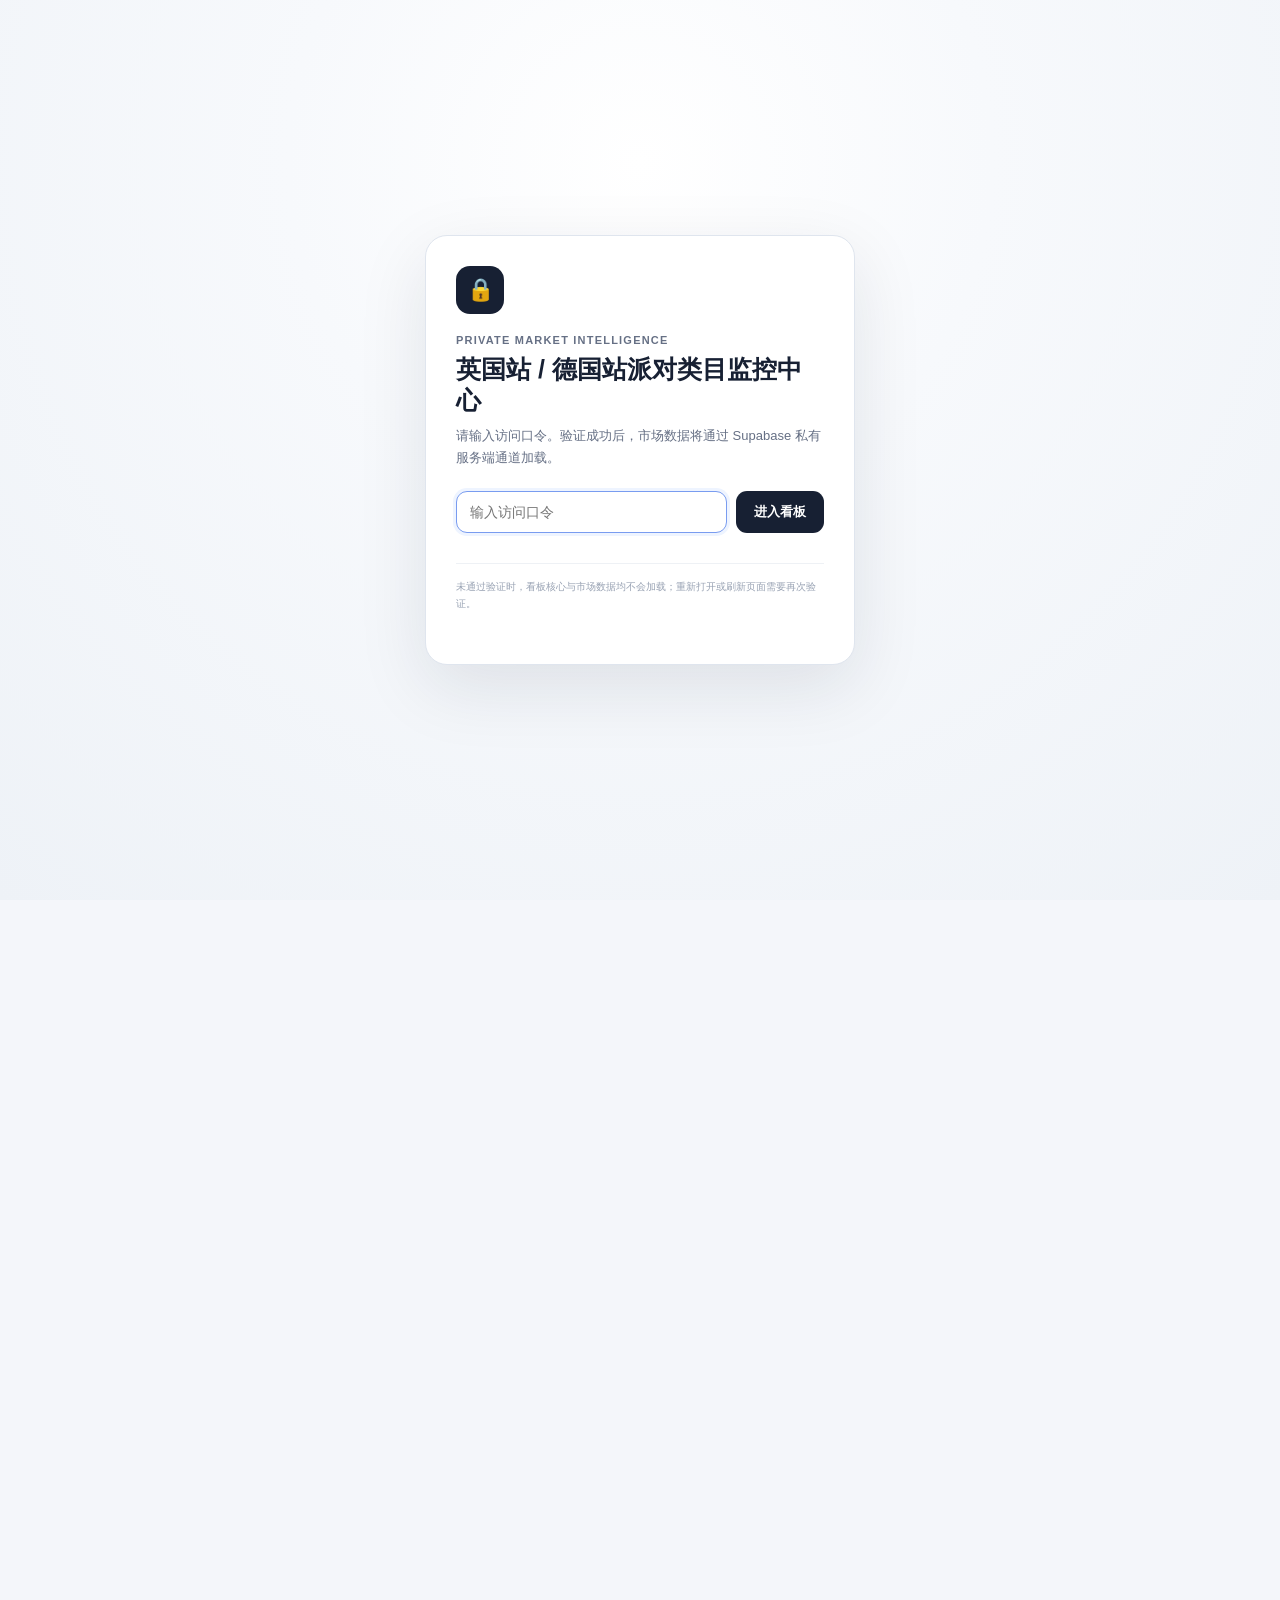
<file: index.html>
<!doctype html>
<html lang="zh-CN">
<head>
<meta charset="utf-8">
<meta name="viewport" content="width=device-width,initial-scale=1">
<meta http-equiv="Cache-Control" content="no-cache, no-store, must-revalidate">
<meta http-equiv="Pragma" content="no-cache">
<meta http-equiv="Expires" content="0">
<title>Amazon UK/DE 派对类目机会监控中心</title>
<link rel="stylesheet" href="style.css?v=20260916-market-top100-v3">
<link rel="stylesheet" href="structure-select.css?v=20260826-history3">
<style id="privateBootStyle">body.private-locked{overflow:hidden;background:#f4f6fa}body.private-locked .app-shell{visibility:hidden}</style>
</head>
<body class="private-locked">
<div class="app-shell">
  <header class="topbar">
    <div>
      <div id="marketEyebrow" class="eyebrow">Amazon UK · Party Category Intelligence</div>
      <h1 id="marketTitle">英国站派对类目机会监控中心</h1>
      <div class="subtitle">Party Balloons × Party Packs · Supabase 动态后台 · 每日更新2次</div>
    </div>
    <div class="market-state">
      <div class="market-switch" aria-label="站点切换"><button class="active" data-market="UK">英国站</button><button data-market="DE">德国站</button></div>
      <span id="globalStatus" class="status-pill">正在连接…</span>
      <div id="syncStatus" class="sync-mini">等待双类目数据</div>
    </div>
  </header>

  <nav class="category-tabs" aria-label="类目切换">
    <button class="active" data-category="compare">双类目总览</button>
    <button data-category="party_balloons">Party Balloons</button>
    <button data-category="party_packs">Party Packs <span id="packsDot" class="tiny-dot pending"></span></button>
  </nav>

  <main>
    <section id="comparePanel" class="category-panel active">
      <div class="dual-summary">
        <div class="summary-mark">✦</div>
        <div class="summary-main">
          <div id="marketSummaryKicker" class="summary-kicker">英国派对市场智能摘要</div>
          <div id="dualSummaryText" class="summary-text">正在读取 Party Balloons；Party Packs 暂未采集时会以占位状态展示。</div>
        </div>
        <div class="summary-times"><div><span>Party Balloons</span><b id="balloonsTime">—</b></div><div><span>Party Packs</span><b id="packsTime">待采集</b></div></div>
      </div>

      <section class="section-block">
        <div class="section-head"><div><h2>双类目核心盘面</h2><p>两个类目采用完全相同的指标口径，便于同步横向观察。</p></div><div id="compareHint" class="section-side">Party Packs 待首次采集</div></div>
        <div class="category-compare-grid">
          <article class="category-board balloons-board">
            <div class="category-board-head"><div><span class="category-label">PARTY BALLOONS</span><h3>气球类目</h3></div><span id="balloonsState" class="board-state live">实时</span></div>
            <div class="board-metrics">
              <div><span>排名≤100</span><b id="bTop">—</b><small id="bTopDelta">—</small></div>
              <div><span>#200–400</span><b id="bMid">—</b><small id="bMidDelta">—</small></div>
              <div><span>有效 ASIN</span><b id="bTotal">—</b><small>完整批次</small></div>
              <div><span>价格中位数</span><b id="bPrice">—</b><small>当前样本</small></div>
              <div><span>Top100换手</span><b id="bChurn">—</b><small>新进 / 退出</small></div>
              <div><span>P0机会</span><b id="bP0">—</b><small>突破 / 极速前移</small></div>
              <div><span>≤180天新品</span><b id="bYoung">—</b><small>Top100新品占比</small></div>
              <div><span>机会指数</span><b id="bIndex">—</b><small>规则评分 /100</small></div>
            </div>
          </article>

          <article class="category-board packs-board pending-board" id="packsBoard">
            <div class="category-board-head"><div><span class="category-label">PARTY PACKS</span><h3>派对套装类目</h3></div><span id="packsState" class="board-state pending">待采集</span></div>
            <div class="board-metrics">
              <div><span>排名≤100</span><b id="pTop">—</b><small id="pTopDelta">等待数据</small></div>
              <div><span>#200–400</span><b id="pMid">—</b><small id="pMidDelta">等待数据</small></div>
              <div><span>有效 ASIN</span><b id="pTotal">—</b><small>等待完整批次</small></div>
              <div><span>价格中位数</span><b id="pPrice">—</b><small>等待样本</small></div>
              <div><span>Top100换手</span><b id="pChurn">—</b><small>等待两轮数据</small></div>
              <div><span>P0机会</span><b id="pP0">—</b><small>等待异动</small></div>
              <div><span>≤180天新品</span><b id="pYoung">—</b><small>等待新品数据</small></div>
              <div><span>机会指数</span><b id="pIndex">—</b><small>待首次采集</small></div>
            </div>
            <div id="packsPlaceholder" class="pending-overlay"><strong>Party Packs 数据待采集</strong><span>页面结构已经准备好；首次写入 category_key=party_packs 后自动填充。</span></div>
          </article>
        </div>
      </section>

      <section class="section-block">
        <div class="section-head"><div><h2>今日类目机会指数</h2><p>从新品进入、排名突破、#200–400活跃度、换手、价格与结构变化综合形成规则指数。</p></div></div>
        <div class="index-compare">
          <div class="index-row"><div class="index-name"><b>Party Balloons</b><span id="bIndexText">—</span></div><div class="index-track"><span id="bIndexBar"></span></div></div>
          <div class="index-row"><div class="index-name"><b>Party Packs</b><span id="pIndexText">待采集</span></div><div class="index-track pending-track"><span id="pIndexBar"></span></div></div>
        </div>
      </section>

      <section class="section-block">
        <div class="section-head"><div><h2>双类目机会雷达</h2><p>同口径比较：快速突破、新品潜力、价格机会、结构变化与场景活跃度。</p></div></div>
        <div class="dual-radar">
          <div class="radar-head"><span>维度</span><b>Party Balloons</b><b>Party Packs</b></div>
          <div class="radar-row"><span>🚀 快速突破</span><div id="bRadarBreak">—</div><div id="pRadarBreak" class="pending-text">待采集</div></div>
          <div class="radar-row"><span>🌱 新品潜力</span><div id="bRadarNew">—</div><div id="pRadarNew" class="pending-text">待采集</div></div>
          <div class="radar-row"><span>💰 价格机会</span><div id="bRadarPrice">—</div><div id="pRadarPrice" class="pending-text">待采集</div></div>
          <div class="radar-row"><span>🧩 结构机会</span><div id="bRadarStruct">—</div><div id="pRadarStruct" class="pending-text">待采集</div></div>
          <div class="radar-row"><span>🎯 场景活跃</span><div id="bRadarScene">—</div><div id="pRadarScene" class="pending-text">待采集</div></div>
        </div>
      </section>

      <section class="section-block">
        <div class="section-head"><div><h2>跨类目场景趋势</h2><p>只比较两个类目都能识别的场景标签；没有 Party Packs 数据前不做伪比较。</p></div><div id="sceneNote" class="section-side">等待 Party Packs</div></div>
        <div id="sceneCompare" class="scene-grid">
          <div class="scene-placeholder"><b>Birthday</b><span>Party Balloons：读取中</span><span>Party Packs：待采集</span></div>
          <div class="scene-placeholder"><b>Baby Shower</b><span>Party Balloons：读取中</span><span>Party Packs：待采集</span></div>
          <div class="scene-placeholder"><b>Wedding</b><span>Party Balloons：读取中</span><span>Party Packs：待采集</span></div>
          <div class="scene-placeholder"><b>Hen Party</b><span>Party Balloons：读取中</span><span>Party Packs：待采集</span></div>
        </div>
      </section>

      <section class="section-block">
        <div class="section-head"><div><h2 id="marketTopTitle">英国 Party Market 每日Top 100</h2><p>两个类目合并竞争开发注意力；每个商品可记录是否开发。</p></div><div id="marketTopNote" class="section-side">—</div></div>
        <div class="table-wrap"><table class="product-table market-table"><thead><tr><th>序号</th><th>类目</th><th class="development-col">是否开发</th><th class="developer-col">开发负责人</th><th>商品</th><th>当前排名</th><th>本轮变化</th><th>上架天数</th><th>父体销量</th></tr></thead><tbody id="marketTopRows"><tr><td colspan="9" class="empty">正在读取…</td></tr></tbody></table></div>
      </section>

      <div class="quality-grid section-block">
        <article class="analysis-card"><div class="card-head"><div><h2>Party Balloons 数据质量</h2><p id="bQualityTime">—</p></div></div><div id="bQuality" class="mini-metrics quality-mini"></div></article>
        <article class="analysis-card pending-quality"><div class="card-head"><div><h2>Party Packs 数据质量</h2><p id="pQualityTime">待首次采集</p></div></div><div id="pQuality" class="pending-quality-box">暂无数据。首次采集后这里将显示销量、主图、评论、BSR覆盖率和同步状态。</div></article>
      </div>
    </section>

    <section id="detailPanel" class="category-panel">
      <div class="detail-head">
        <div><div id="detailEyebrow" class="eyebrow">Amazon UK · Party Balloons</div><h2 id="detailTitle">Party Balloons 类目监控</h2><p id="detailSubtitle">独立查看该类目的总览、异动、结构与#200–400潜力。</p></div>
        <span id="detailStatus" class="status-pill">—</span>
      </div>
      <nav class="detail-tabs">
        <button class="active" data-detail="detailOverview">类目总览</button>
        <button data-detail="detailChanges">异动 ASIN</button>
        <button data-detail="detailStructure">结构变化</button>
        <button data-detail="detailMid">#200–400 潜力</button>
        <button data-detail="detailHighPrice">高价产品监控</button>
      </nav>

      <section id="detailOverview" class="detail-panel active">
        <div id="detailSummary" class="smart-summary compact-summary"><div class="summary-icon">✦</div><div><div class="summary-kicker">类目智能摘要</div><div id="detailSummaryText" class="summary-text">—</div></div><div id="detailTime" class="summary-time">—</div></div>
        <div id="detailKpis" class="kpi-grid"></div>
        <section class="section-block"><div class="section-head"><div><h2>今日机会雷达</h2><p>排名动能、新品效率、价格空间与结构变化。</p></div></div><div id="detailRadar" class="radar-grid"></div></section>
        <section class="section-block"><div class="section-head"><div><h2>单类目开发观察 Top 50</h2><p>开发决策统一在“双类目总览”操作；此处只读显示共享状态。</p></div><div id="detailTopNote" class="section-side">—</div></div><div class="table-wrap"><table class="product-table"><thead><tr><th class="development-col">开发状态</th><th>商品</th><th>机会类型</th><th>当前排名</th><th>本轮变化</th><th>近三轮排名</th><th>上架天数</th><th>父体销量</th></tr></thead><tbody id="detailTopRows"></tbody></table></div></section>
      </section>

      <section id="detailChanges" class="detail-panel">
        <div class="page-head"><div><h2>异动 ASIN 优先队列</h2><p>突破和大幅前移自动置顶。</p></div><div id="detailChangeCount" class="page-count">—</div></div>
        <div id="detailPriority" class="priority-grid"></div>
        <div class="table-wrap"><table class="product-table"><thead><tr><th>商品</th><th>优先级</th><th>当前排名</th><th>上次排名</th><th>变化</th><th>价格</th><th>销量</th><th>评分/评论</th><th>标签</th></tr></thead><tbody id="detailChangeRows"></tbody></table></div>
      </section>

      <section id="detailStructure" class="detail-panel">
        <div class="page-head"><div><h2>产品结构趋势</h2><p>选择一个结构维度，单独查看该维度的增长、下降、主流和新出现变化。</p></div></div>
        <div id="detailStructDimSwitch" class="structure-dim-switch">
          <button class="active" data-dim="product_type">产品类型</button>
          <button data-dim="colour_style">颜色风格</button>
          <button data-dim="pack_size">数量规格</button>
          <button data-dim="size_text">尺寸</button>
          <button data-dim="occasion">场景</button>
          <button data-dim="material">材质</button>
        </div>
        <div id="detailStructHint" class="structure-dim-hint">当前查看：产品类型</div>
        <div id="detailStructCards" class="structure-radar-grid"></div>
        <div class="table-wrap"><table class="product-table structure-table"><thead><tr><th>标签</th><th>数量</th><th>当前占比</th><th>上一轮</th><th>变化</th><th>状态</th></tr></thead><tbody id="detailStructRows"></tbody></table></div>
      </section>

      <section id="detailMid" class="detail-panel">
        <div class="page-head"><div><h2>#200–400 潜力观察池</h2><p>快速前移商品自动置顶。</p></div><div id="detailMidCount" class="page-count">—</div></div>
        <div id="detailMidPriority" class="priority-grid"></div>
        <div class="table-wrap"><table class="product-table"><thead><tr><th>商品</th><th>优先级</th><th>当前排名</th><th>上次排名</th><th>前移</th><th>价格</th><th>销量</th><th>上架天数</th><th>突破评分</th><th>判断</th></tr></thead><tbody id="detailMidRows"></tbody></table></div>
      </section>

      <section id="detailHighPrice" class="detail-panel">
        <div class="page-head"><div><h2>高价产品监控</h2><p>寻找高价位中已有销量验证的产品、新品进入和排名异动。</p></div><div id="detailHighPriceCount" class="page-count">—</div></div>
        <div id="highPriceRule" class="high-price-note"><strong>监控口径：</strong>采集端先在 Amazon UK 前端应用最低价 £17.99 并逐页采集，再保留父体近30天月销量≥100的产品；新品定义为上架≤90天。高价采集完成后，本页自动读取专用批次。</div>
        <div id="detailHighPriceKpis" class="kpi-grid"></div>
        <div class="table-wrap"><table class="product-table"><thead><tr><th>商品</th><th>价格</th><th>父体月销量</th><th>新品状态</th><th>当前排名</th><th>上一期排名</th><th>排名变化</th><th>上架天数</th><th>监控判断</th></tr></thead><tbody id="detailHighPriceRows"></tbody></table></div>
      </section>
    </section>
  </main>

  <footer>比较原则：两个类目必须采用同口径、近似时间窗口的数据才进行横向判断。Party Packs 未采集时所有相关位置明确显示“待采集”，不使用示例数据冒充真实市场数据。</footer>
</div>
<script src="app.js?v=20260916-market-top100-v3"></script>
<script src="structure-select.js?v=20260914-de-market1"></script>
</body>
</html>
</file>
<file: style.css>
:root{--bg:#f4f6fa;--card:#fff;--ink:#152033;--muted:#667085;--line:#dfe5ee;--soft:#f8fafc;--nav:#172033;--green:#067647;--greenbg:#ecfdf3;--red:#c43228;--redbg:#fff2f1;--orange:#c75a06;--orangebg:#fff7ed;--blue:#245dd8;--bluebg:#eef4ff;--purple:#7a4ee8;--purplebg:#f4f0ff;--gray:#6b7280;--shadow:0 1px 3px rgba(16,24,40,.04)}
*{box-sizing:border-box}html{background:var(--bg)}body{margin:0;background:var(--bg);font-family:Inter,ui-sans-serif,-apple-system,BlinkMacSystemFont,"Segoe UI","PingFang SC","Microsoft YaHei",Arial,sans-serif;color:var(--ink);font-size:14px}.app-shell{max-width:1540px;margin:0 auto;padding:28px 30px 40px}.topbar{display:flex;justify-content:space-between;gap:20px;align-items:flex-start}.eyebrow{font-size:12px;color:#667085;margin-bottom:7px}.topbar h1{font-size:30px;line-height:1.1;margin:0 0 8px;letter-spacing:-.6px}.subtitle{font-size:13px;color:var(--muted)}.market-state{display:flex;align-items:flex-end;flex-direction:column;gap:8px}.status-pill{border:1px solid #abefc6;background:var(--greenbg);color:var(--green);border-radius:999px;padding:7px 11px;font-size:12px;white-space:nowrap}.status-pill.warn{background:var(--orangebg);border-color:#fed7aa;color:var(--orange)}.sync-mini{font-size:11px;color:var(--muted)}
.category-tabs,.detail-tabs{display:flex;gap:8px;flex-wrap:wrap;margin:24px 0 18px}.category-tabs button,.detail-tabs button{border:1px solid #d7deea;background:#fff;color:#344054;border-radius:10px;padding:10px 15px;min-height:42px;font-weight:700;cursor:pointer}.category-tabs button.active,.detail-tabs button.active{background:var(--nav);color:#fff;border-color:var(--nav)}.tiny-dot{display:inline-block;width:7px;height:7px;border-radius:50%;margin-left:5px;vertical-align:1px}.tiny-dot.pending{background:#cbd5e1}.tiny-dot.live{background:#12b76a}.category-panel,.detail-panel{display:none}.category-panel.active,.detail-panel.active{display:block}
.dual-summary,.smart-summary{display:grid;grid-template-columns:auto 1fr auto;gap:14px;align-items:center;background:#fff;border:1px solid var(--line);border-radius:16px;padding:16px 18px;box-shadow:var(--shadow)}.summary-mark,.summary-icon{width:38px;height:38px;border-radius:11px;display:grid;place-items:center;background:var(--bluebg);color:var(--blue);font-size:18px;font-weight:800}.summary-kicker{font-size:12px;color:var(--muted);margin-bottom:5px}.summary-text{font-size:14px;line-height:1.6;font-weight:650}.summary-times{display:flex;gap:10px}.summary-times>div{background:var(--soft);border-radius:10px;padding:9px 10px;min-width:150px}.summary-times span{display:block;color:var(--muted);font-size:10px;margin-bottom:3px}.summary-times b{font-size:12px}.summary-time{font-size:12px;color:var(--muted);text-align:right}.compact-summary{margin-top:2px}
.section-block{margin-top:18px}.section-head,.page-head,.card-head{display:flex;justify-content:space-between;gap:14px;align-items:flex-end;flex-wrap:wrap;margin-bottom:10px}.section-head h2,.page-head h2,.card-head h2{margin:0;font-size:17px}.section-head p,.page-head p,.card-head p{margin:5px 0 0;color:var(--muted);font-size:12px}.section-side,.page-count{font-size:12px;color:var(--muted)}
.category-compare-grid{display:grid;grid-template-columns:1fr 1fr;gap:14px}.category-board{position:relative;background:#fff;border:1px solid var(--line);border-radius:16px;padding:18px;box-shadow:var(--shadow);overflow:hidden}.category-board:before{content:"";position:absolute;left:0;right:0;top:0;height:4px}.balloons-board:before{background:var(--blue)}.packs-board:before{background:var(--purple)}.category-board-head{display:flex;justify-content:space-between;gap:12px;align-items:flex-start;margin-bottom:14px}.category-label{font-size:10px;color:var(--muted);letter-spacing:.08em}.category-board h3{margin:3px 0 0;font-size:19px}.board-state{border-radius:999px;padding:5px 8px;font-size:10px;font-weight:700}.board-state.live{background:var(--greenbg);color:var(--green)}.board-state.pending{background:#f2f4f7;color:#667085}.board-metrics{display:grid;grid-template-columns:repeat(4,1fr);gap:8px}.board-metrics>div{background:var(--soft);border:1px solid #edf0f4;border-radius:11px;padding:11px}.board-metrics span{display:block;color:var(--muted);font-size:10px}.board-metrics b{display:block;font-size:23px;margin:5px 0 2px}.board-metrics small{font-size:10px;color:#98a2b3}.pending-board .board-metrics{opacity:.46}.pending-overlay{margin-top:12px;border:1px dashed #cbd5e1;background:#f8fafc;border-radius:11px;padding:12px;color:#667085}.pending-overlay strong{display:block;color:#475467;margin-bottom:4px}.pending-overlay span{font-size:11px;line-height:1.5}
.index-compare{background:#fff;border:1px solid var(--line);border-radius:15px;padding:16px 18px;display:flex;flex-direction:column;gap:14px}.index-row{display:grid;grid-template-columns:180px 1fr;gap:14px;align-items:center}.index-name{display:flex;justify-content:space-between;gap:8px}.index-name span{font-weight:800}.index-track{height:12px;background:#edf1f5;border-radius:999px;overflow:hidden}.index-track>span{display:block;height:100%;width:0;background:linear-gradient(90deg,#344054,#245dd8);border-radius:999px;transition:width .35s ease}.pending-track>span{background:#cbd5e1}
.dual-radar{background:#fff;border:1px solid var(--line);border-radius:15px;overflow:hidden}.radar-head,.radar-row{display:grid;grid-template-columns:1.05fr 1fr 1fr;gap:0}.radar-head{background:#f8fafc;border-bottom:1px solid var(--line);font-size:11px;color:#667085}.radar-head>* ,.radar-row>*{padding:12px 14px}.radar-row{border-bottom:1px solid #edf0f3}.radar-row:last-child{border-bottom:0}.radar-row>span{font-weight:700}.radar-row>div{font-size:12px}.pending-text{color:#98a2b3}
.scene-grid{display:grid;grid-template-columns:repeat(4,1fr);gap:10px}.scene-placeholder{background:#fff;border:1px solid var(--line);border-radius:13px;padding:13px}.scene-placeholder b{display:block;margin-bottom:8px}.scene-placeholder span{display:block;font-size:11px;color:var(--muted);margin-top:4px}.trend-up{color:var(--green)!important;font-weight:700}.trend-down{color:var(--red)!important;font-weight:700}
.quality-grid{display:grid;grid-template-columns:1fr 1fr;gap:14px}.analysis-card{background:#fff;border:1px solid var(--line);border-radius:15px;padding:16px;box-shadow:var(--shadow)}.analysis-card h2{font-size:17px;margin:0}.pending-quality-box{background:#f8fafc;border:1px dashed #d0d5dd;border-radius:11px;padding:20px;color:#667085;line-height:1.6}.mini-metrics{display:grid;grid-template-columns:repeat(4,1fr);gap:8px}.mini-metrics>div{background:#f8fafc;border:1px solid #edf0f4;border-radius:10px;padding:10px}.mini-metrics span{font-size:10px;color:var(--muted);display:block}.mini-metrics b{font-size:17px;display:block;margin-top:4px}
.table-wrap{overflow:auto;background:#fff;border:1px solid var(--line);border-radius:14px;box-shadow:var(--shadow)}table{width:100%;border-collapse:collapse;min-width:1160px}th,td{font-size:12px;text-align:left;padding:10px 11px;border-bottom:1px solid #edf0f4;vertical-align:middle}th{background:#f8fafc;color:#475467;font-weight:750;position:sticky;top:0;z-index:1}.product{display:flex;gap:9px;align-items:center;min-width:310px}.thumb,.ph{width:58px;height:58px;border-radius:9px;border:1px solid #e4e7ec;background:#fff;object-fit:contain;flex:0 0 58px}.ph{display:grid;place-items:center;color:#98a2b3;background:#f2f4f7;font-size:10px;text-align:center}.ptitle{max-width:360px;font-weight:700;line-height:1.35}.ptitle a{text-decoration:none;color:inherit}.ptitle a:hover{color:var(--blue);text-decoration:underline}.asin{font-size:10px;color:#98a2b3;margin-top:4px}.category-tag{display:inline-block;border-radius:999px;padding:5px 8px;font-size:10px;font-weight:800;white-space:nowrap}.category-tag.balloons{background:var(--bluebg);color:var(--blue)}.category-tag.packs{background:var(--purplebg);color:var(--purple)}.rank{font-weight:800;white-space:nowrap}.up{color:var(--green);font-weight:800}.down{color:var(--red);font-weight:800}.flat{color:#667085}.score-pill{display:inline-flex;min-width:38px;justify-content:center;border-radius:9px;padding:6px 7px;background:var(--orangebg);color:var(--orange);font-weight:800}.tag,.badge{display:inline-block;border-radius:999px;padding:4px 7px;font-size:10px;margin:2px 2px 2px 0;white-space:nowrap}.tag{background:#f2f4f7;color:#475467}.badge.good{background:var(--greenbg);color:var(--green)}.badge.bad{background:var(--redbg);color:var(--red)}.badge.info{background:var(--bluebg);color:var(--blue)}.badge.warn{background:var(--orangebg);color:var(--orange)}.empty{padding:24px;text-align:center;color:var(--muted)}
.detail-head{display:flex;justify-content:space-between;gap:14px;align-items:flex-start;margin-top:4px}.detail-head h2{font-size:24px;margin:0 0 6px}.detail-head p{font-size:12px;color:var(--muted);margin:0}.detail-tabs{margin-top:16px}.kpi-grid{display:grid;grid-template-columns:repeat(4,1fr);gap:10px;margin-top:14px}.metric-card{background:#fff;border:1px solid var(--line);border-radius:13px;padding:14px;position:relative}.metric-card:before{content:"";position:absolute;top:0;left:0;right:0;height:3px;background:transparent;border-radius:13px 13px 0 0}.metric-card.accent-blue:before{background:var(--blue)}.metric-card.accent-red:before{background:var(--red)}.metric-label{font-size:11px;color:var(--muted)}.metric-value{font-size:25px;font-weight:800;margin:5px 0 3px}.metric-note{font-size:10px;color:#98a2b3}.radar-grid{display:grid;grid-template-columns:repeat(4,1fr);gap:10px}.radar-card{background:#fff;border:1px solid var(--line);border-radius:13px;padding:14px}.radar-title{font-weight:800;margin-bottom:9px}.radar-body{font-size:12px;line-height:1.7}.soft-badge{background:var(--soft);color:#667085;border-radius:999px;padding:5px 8px;font-size:10px}
.priority-grid{display:grid;grid-template-columns:repeat(4,1fr);gap:10px;margin-bottom:10px}.priority-card{background:#fff;border:1px solid var(--line);border-radius:12px;padding:12px;border-top:4px solid #94a3b8}.priority-card.p0{border-top-color:var(--red)}.priority-card.p1{border-top-color:var(--orange)}.priority-card.p2{border-top-color:var(--blue)}.priority-card.p3{border-top-color:#7c879a}.priority-card span{display:block;font-size:10px;color:var(--muted)}.priority-card b{font-size:24px;display:block;margin-top:4px}.structure-radar-grid{display:grid;grid-template-columns:repeat(4,1fr);gap:10px;margin-bottom:10px}.structure-card{background:#fff;border:1px solid var(--line);border-radius:13px;padding:14px}.structure-card h3{margin:0 0 8px;font-size:14px}.struct-list{display:flex;flex-direction:column;gap:7px}.struct-line{display:flex;justify-content:space-between;gap:8px;border-bottom:1px solid #f0f2f5;padding-bottom:6px;font-size:11px}.struct-line:last-child{border-bottom:0}.struct-line b.pos{color:var(--green)}.struct-line b.neg{color:var(--red)}
footer{margin-top:18px;color:#98a2b3;font-size:11px;line-height:1.6}
@media(max-width:1100px){.category-compare-grid,.quality-grid{grid-template-columns:1fr}.board-metrics,.kpi-grid{grid-template-columns:repeat(2,1fr)}.scene-grid,.radar-grid,.structure-radar-grid{grid-template-columns:repeat(2,1fr)}.summary-times{flex-direction:column}.dual-summary,.smart-summary{grid-template-columns:auto 1fr}.summary-times,.summary-time{grid-column:2}}
@media(max-width:680px){.app-shell{padding:18px 14px 28px}.topbar{flex-direction:column}.market-state{align-items:flex-start}.category-tabs,.detail-tabs{overflow:auto;flex-wrap:nowrap;padding-bottom:4px}.category-tabs button,.detail-tabs button{white-space:nowrap}.board-metrics,.kpi-grid,.scene-grid,.radar-grid,.structure-radar-grid,.priority-grid{grid-template-columns:1fr}.dual-summary,.smart-summary{grid-template-columns:1fr}.summary-mark,.summary-icon{display:none}.summary-times,.summary-time{grid-column:auto}.index-row{grid-template-columns:1fr}.radar-head,.radar-row{grid-template-columns:1.1fr 1fr 1fr}.radar-head>* ,.radar-row>*{padding:10px 8px}.mini-metrics{grid-template-columns:1fr 1fr}.topbar h1{font-size:25px}}
.high-price-note{margin:12px 0 2px;padding:11px 13px;border:1px solid #cbd8f3;border-radius:11px;background:#f7f9ff;color:#475467;font-size:11px;line-height:1.65}.high-price-note strong{color:#172033}.badge.good{background:#ecfdf3;color:#067647}.badge.info{background:#eef4ff;color:#245dd8}
.development-select{min-width:86px;border:1px solid #cfd7e6;border-radius:8px;background:#fff;color:#172033;padding:7px 26px 7px 9px;font:inherit;font-weight:700;cursor:pointer}.development-select:focus{outline:2px solid #a9c2ff;outline-offset:1px}.development-select.saving{opacity:.55}.development-select.saved{border-color:#12b76a;background:#ecfdf3}
.development-select.locked,.developer-select.locked{border-color:#86d7ad;background:#ecfdf3;color:#067647;cursor:not-allowed;opacity:1;font-weight:800}
.product-table .development-col{background:#f3f7ff;color:#174ea6;white-space:nowrap}
.market-switch{display:flex;gap:4px;padding:4px;background:#e9edf5;border-radius:10px}.market-switch button{border:0;background:transparent;color:#667085;border-radius:7px;padding:7px 13px;font-size:12px;font-weight:800;cursor:pointer}.market-switch button.active{background:#172033;color:#fff;box-shadow:0 1px 3px rgba(16,24,40,.16)}
#detailTopRows td:nth-child(2){display:table-cell!important}
.developer-select{min-width:88px;border:1px solid #cfd7e6;border-radius:8px;background:#fff;color:#172033;padding:7px 25px 7px 9px;font:inherit;font-weight:700;cursor:pointer}.developer-select:disabled{background:#f2f4f7;color:#98a2b3;cursor:not-allowed}.product-table .developer-col{background:#f8f9fc;color:#344054;white-space:nowrap}.development-status{display:inline-flex;align-items:center;justify-content:center;min-width:76px;padding:6px 9px;border-radius:999px;font-size:11px;font-weight:800;white-space:nowrap}.development-status.yes{background:#ecfdf3;color:#067647}.development-status.no{background:#f2f4f7;color:#475467}.development-status.pending{background:#fff7e8;color:#b54708}
</file>
<file: structure-select.css>
.structure-dim-switch{display:flex;gap:8px;flex-wrap:wrap;margin:12px 0 14px}.structure-dim-switch button{border:1px solid #d7deea;background:#fff;color:#475467;border-radius:999px;padding:8px 13px;font-size:12px;font-weight:700;cursor:pointer;transition:.15s ease}.structure-dim-switch button:hover{border-color:#aeb8c7;background:#f8fafc}.structure-dim-switch button.active{background:#172033;color:#fff;border-color:#172033}.structure-dim-hint{font-size:12px;color:#667085;margin:-2px 0 10px}.structure-current-label{display:inline-flex;align-items:center;gap:6px;font-weight:700;color:#344054}.structure-current-label:before{content:"";width:7px;height:7px;border-radius:50%;background:#245dd8}.structure-table td:first-child{font-weight:700}.structure-card .dimension-tag{font-size:10px;color:#98a2b3;margin-bottom:7px}
.detail-filters{display:flex;gap:8px;flex-wrap:wrap;margin:0 0 11px}.detail-filters input,.detail-filters select{min-height:39px;border:1px solid #d0d5dd;border-radius:9px;background:#fff;padding:8px 10px;font-size:12px;color:#344054}.detail-filters input{flex:1;min-width:260px}.detail-filters select{min-width:150px}.rank-history,.share-history{display:inline-flex;align-items:center;gap:5px;white-space:nowrap;color:#667085;font-variant-numeric:tabular-nums}.rank-history i,.share-history i{font-style:normal;color:#b0b8c5}.rank-history strong,.share-history strong{color:#172033;font-weight:800}.share-history{font-size:11px}.structure-table th:last-child,.structure-table td:last-child{min-width:170px}.product-table th[data-three-rank]{white-space:nowrap}
@media(max-width:680px){.structure-dim-switch{overflow:auto;flex-wrap:nowrap;padding-bottom:4px}.structure-dim-switch button{white-space:nowrap;flex:0 0 auto}.detail-filters{display:grid;grid-template-columns:1fr 1fr}.detail-filters input{grid-column:1/-1;min-width:0}.detail-filters select{min-width:0;width:100%}}
</file>
